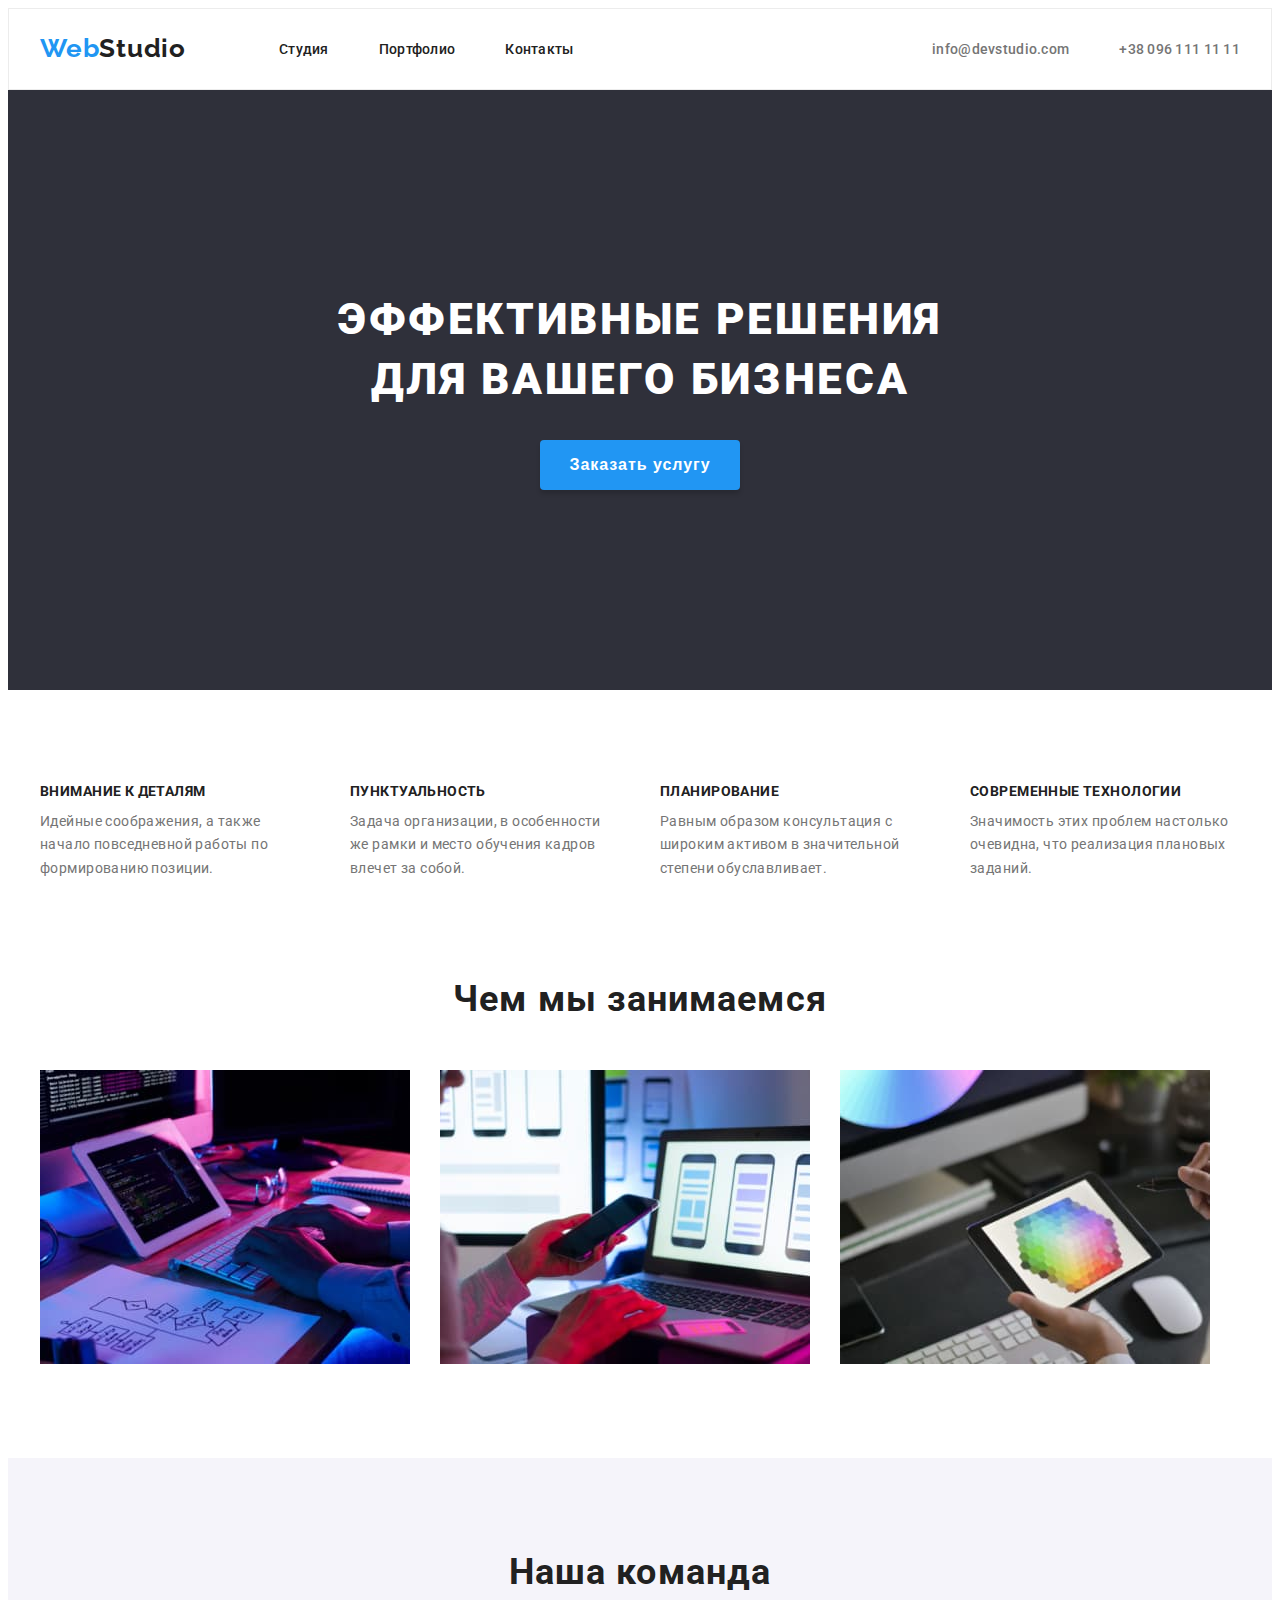
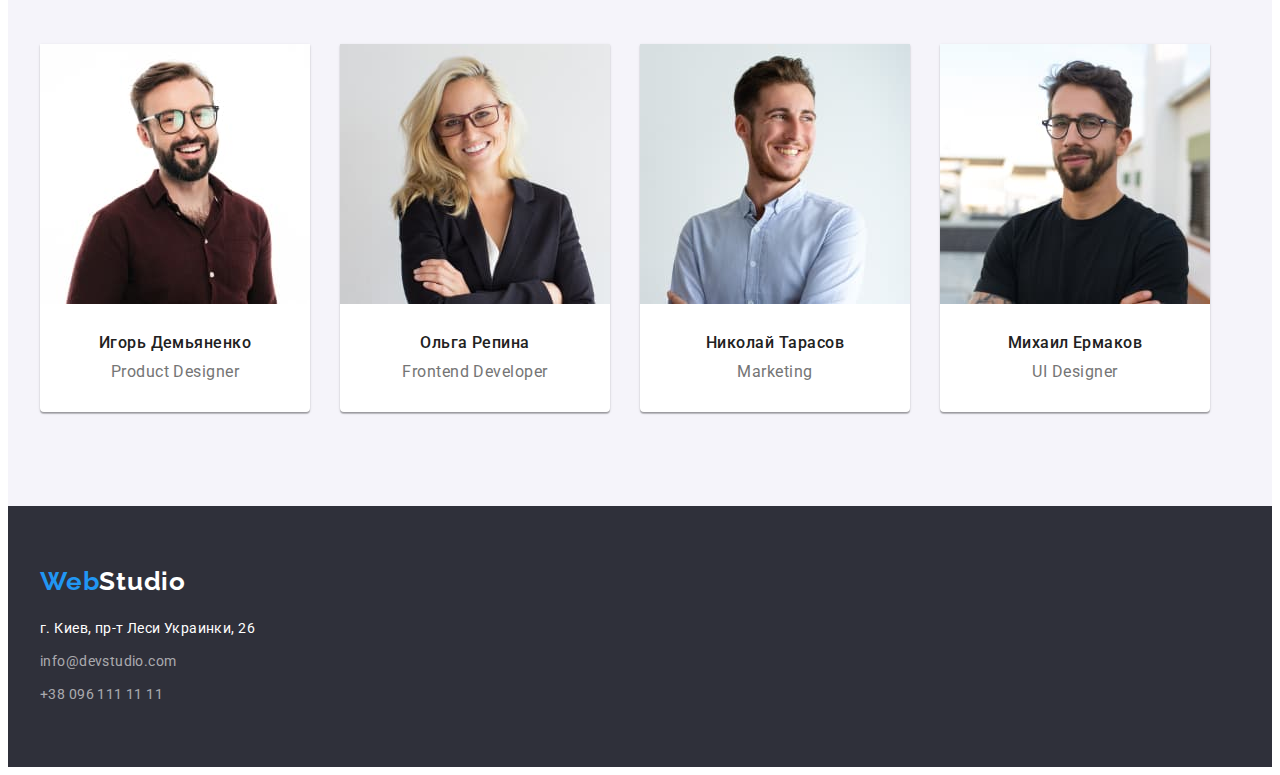
<file: index.html>
<!DOCTYPE html>
<html lang="ru">
  <head>
    <meta charset="UTF-8" />
    <meta http-equiv="X-UA-Compatible" content="IE=edge" />
    <meta name="viewport" content="width=device-width, initial-scale=1.0" />
    <title>Document</title>
    <link rel="preconnect" href="https://fonts.googleapis.com" />
    <link rel="preconnect" href="https://fonts.gstatic.com" crossorigin />
    <link
      href="https://fonts.googleapis.com/css2?family=Raleway:wght@700&family=Roboto:wght@400;500;700;900&display=swap"
      rel="stylesheet"
    />
    <link
      rel="stylesheet"
      href="https://cdnjs.cloudflare.com/ajax/libs/modern-normalize/1.1.0/modern-normalize.min.css"
      integrity="sha512-wpPYUAdjBVSE4KJnH1VR1HeZfpl1ub8YT/NKx4PuQ5NmX2tKuGu6U/JRp5y+Y8XG2tV+wKQpNHVUX03MfMFn9Q=="
      crossorigin="anonymous"
      referrerpolicy="no-referrer"
    />
    <link rel="stylesheet" href="./css/styles.css" />
  </head>
  <body>
    <header class="header">
      <div class="container header-container">
        <nav class="navigation">
          <a href="" class="logo"><span class="accent">Web</span>Studio</a>
          <ul class="header-list list">
            <li class="header-item">
              <a href="./index.html" class="header-link">Студия</a>
            </li>
            <li class="header-item">
              <a href="./portfolio.html" class="header-link">Портфолио</a>
            </li>
            <li class="header-item">
              <a href="" class="header-link">Контакты</a>
            </li>
          </ul>
        </nav>
        <ul class="header-list-connect list">
          <li class="header-item">
            <a href="mailto:info@devstudio.com" class="header-link-mail"
              >info@devstudio.com</a
            >
          </li>
          <li class="header-item">
            <a href="tel:+380961111111" class="header-link-tel"
              >+38 096 111 11 11</a
            >
          </li>
        </ul>
      </div>
    </header>
    <main>
      <section class="hero">
        <div class="container">
          <h1 class="title">
            Эффективные решения <br />
            для вашего бизнеса
          </h1>
          <div class="btn-content">
            <button type="button" class="btn" style="cursor: pointer">
              Заказать услугу
            </button>
          </div>
        </div>
      </section>
      <section class="info section">
        <div class="container">
          <ul class="info-list list">
            <li class="info-item">
              <h4 class="info-name">Внимание к деталям</h4>
              <div class="info-text-content">
                <p class="info-text">
                  Идейные соображения, а также начало повседневной работы по
                  формированию позиции.
                </p>
              </div>
            </li>

            <li class="info-item">
              <h4 class="info-name">Пунктуальность</h4>
              <div class="info-text-content">
                <p class="info-text">
                  Задача организации, в особенности же рамки и место обучения
                  кадров влечет за собой.
                </p>
              </div>
            </li>

            <li class="info-item">
              <h4 class="info-name">Планирование</h4>
              <div class="info-text-content">
                <p class="info-text">
                  Равным образом консультация с широким активом в значительной
                  степени обуславливает.
                </p>
              </div>
            </li>

            <li class="info-item">
              <h4 class="info-name">Современные технологии</h4>
              <div class="info-text-content">
                <p class="info-text">
                  Значимость этих проблем настолько очевидна, что реализация
                  плановых заданий.
                </p>
              </div>
            </li>
          </ul>
        </div>
      </section>
      <section class="action">
        <div class="container">
          <h2 class="action-title">Чем мы занимаемся</h2>
          <ul class="action-list list">
            <li class="action-item">
              <img
                src="./images/img.jpg"
                alt="печатает код"
                width="370"
                height="294"
                class="action-img"
              />
            </li>
            <li class="action-item">
              <img
                src="./images/img2.jpg"
                alt="дизайн мобильного приложения"
                width="370"
                height="294"
                class="action-img"
              />
            </li>
            <li class="action-item">
              <img
                src="./images/img3.jpg"
                alt="выбор цвета на планшете"
                width="370"
                height="294"
                class="action-img"
              />
            </li>
          </ul>
        </div>
      </section>
      <section class="team section">
        <div class="container">
          <h2 class="team-title">Наша команда</h2>
          <ul class="team-list list">
            <li class="team-item">
              <img
                src="./images/igor_demyanenko.jpg"
                alt="Игорь Демьяненко"
                width="270"
                class="team-img"
              />
              <div class="team-name-content">
                <h3 class="team-name">Игорь Демьяненко</h3>
                <p class="team-position">Product Designer</p>
              </div>
            </li>
            <li class="team-item">
              <img
                src="./images/olga_repina.jpg"
                alt="Ольга Репина"
                width="270"
                class="team-img"
              />
              <div class="team-name-content">
                <h3 class="team-name">Ольга Репина</h3>
                <p class="team-position">Frontend Developer</p>
              </div>
            </li>
            <li class="team-item">
              <img
                src="./images/nikolai_tarasov.jpg"
                alt="Николай Тарасов"
                width="270"
                class="team-img"
              />
              <div class="team-name-content">
                <h3 class="team-name">Николай Тарасов</h3>
                <p class="team-position">Marketing</p>
              </div>
            </li>
            <li class="team-item">
              <img
                src="./images/mihail_ermakov.jpg"
                alt="Михаил Ермаков"
                width="270"
                class="team-img"
              />
              <div class="team-name-content">
                <h3 class="team-name">Михаил Ермаков</h3>
                <p class="team-position">UI Designer</p>
              </div>
            </li>
          </ul>
        </div>
      </section>
    </main>
    <footer class="footer">
      <div class="container">
        <div class="footer-logo-content">
          <a href="" class="footer-logo"
            >Web<span class="footer-accent">Studio</span></a
          >
        </div>
        <address>
          <ul class="footer-list list">
            <li class="footer-item">
              <a
                href="https://goo.gl/maps/QjUmSCMM7ue8ymKq8"
                target="_blank"
                rel="noopener noreferrer nofollow"
                class="footer-link"
                >г. Киев, пр-т Леси Украинки, 26</a
              >
            </li>
            <li class="footer-item">
              <a href="mailto:info@devstudio.com" class="footer-link-mail"
                >info@devstudio.com</a
              >
            </li>
            <li class="footer-item">
              <a href="tel:+380961111111" class="footer-link-tel"
                >+38 096 111 11 11</a
              >
            </li>
          </ul>
        </address>
      </div>
    </footer>
  </body>
</html>
</file>
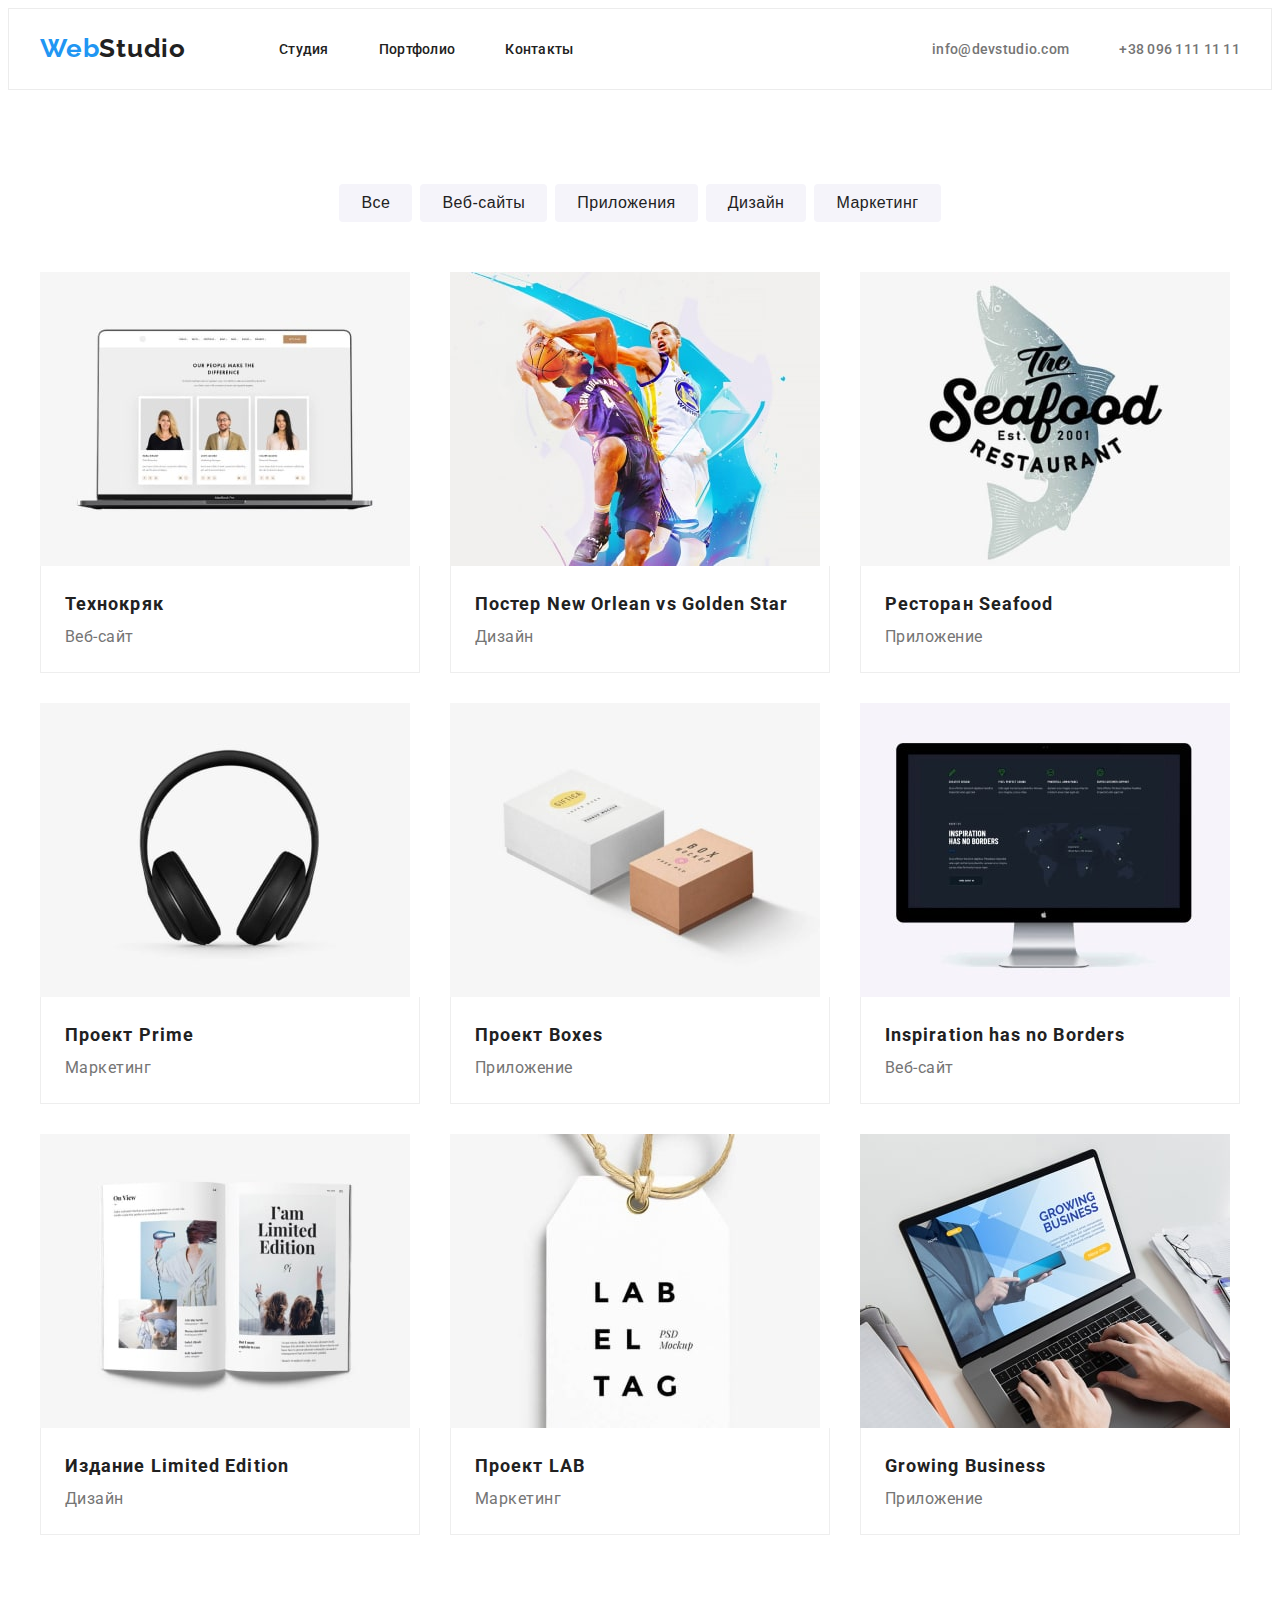
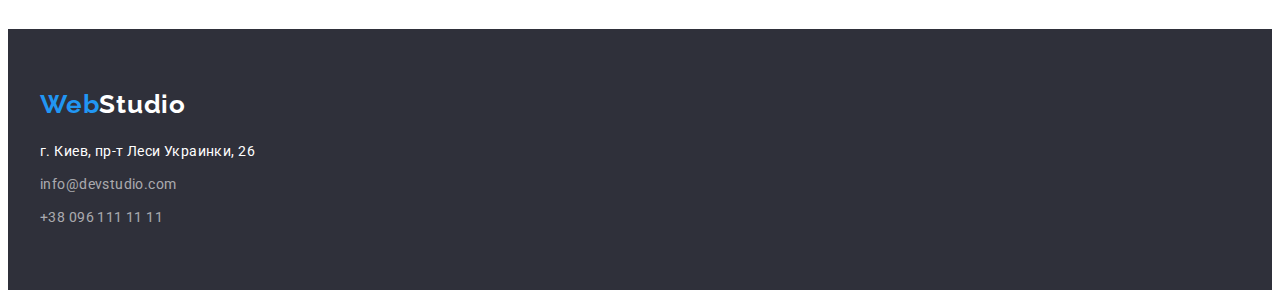
<file: portfolio.html>
<!DOCTYPE html>
<html lang="ru">
  <head>
    <meta charset="UTF-8" />
    <meta http-equiv="X-UA-Compatible" content="IE=edge" />
    <meta name="viewport" content="width=device-width, initial-scale=1.0" />
    <title>Document</title>
    <link rel="preconnect" href="https://fonts.googleapis.com" />
    <link rel="preconnect" href="https://fonts.gstatic.com" crossorigin />
    <link
      href="https://fonts.googleapis.com/css2?family=Raleway:wght@700&family=Roboto:wght@400;500;700;900&display=swap"
      rel="stylesheet"
    />
    <link
      rel="stylesheet"
      href="https://cdnjs.cloudflare.com/ajax/libs/modern-normalize/1.1.0/modern-normalize.min.css"
      integrity="sha512-wpPYUAdjBVSE4KJnH1VR1HeZfpl1ub8YT/NKx4PuQ5NmX2tKuGu6U/JRp5y+Y8XG2tV+wKQpNHVUX03MfMFn9Q=="
      crossorigin="anonymous"
      referrerpolicy="no-referrer"
    />
    <link rel="stylesheet" href="./css/styles.css" />
  </head>
  <body>
    <header class="header">
      <div class="container header-container">
        <nav class="navigation">
          <a href="" class="logo"><span class="accent">Web</span>Studio</a>
          <ul class="header-list list">
            <li class="header-item">
              <a href="./index.html" class="header-link">Студия</a>
            </li>
            <li class="header-item">
              <a href="./portfolio.html" class="header-link">Портфолио</a>
            </li>
            <li class="header-item">
              <a href="" class="header-link">Контакты</a>
            </li>
          </ul>
        </nav>
        <ul class="header-list-connect list">
          <li class="header-item">
            <a href="mailto:info@devstudio.com" class="header-link-mail"
              >info@devstudio.com</a
            >
          </li>
          <li class="header-item">
            <a href="tel:+380961111111" class="header-link-tel"
              >+38 096 111 11 11</a
            >
          </li>
        </ul>
      </div>
    </header>
    <main>
      <section class="prtf section">
        <div class="container">
          <ul class="prtf-list-btn list">
            <li class="prtf-item-btn">
              <button type="button" class="prtf-btn" style="cursor: pointer">
                Все
              </button>
            </li>
            <li class="prtf-item-btn">
              <button type="button" class="prtf-btn" style="cursor: pointer">
                Веб-сайты
              </button>
            </li>
            <li class="prtf-item-btn">
              <button type="button" class="prtf-btn" style="cursor: pointer">
                Приложения
              </button>
            </li>
            <li class="prtf-item-btn">
              <button type="button" class="prtf-btn" style="cursor: pointer">
                Дизайн
              </button>
            </li>
            <li class="prtf-item-btn">
              <button type="button" class="prtf-btn" style="cursor: pointer">
                Маркетинг
              </button>
            </li>
          </ul>

          <ul class="prtf-list list">
            <li class="prtf-item">
              <img
                src="./images/tehnokryak.jpg"
                alt="страница с сайтом"
                width="370"
                class="prtf-img"
              />
              <div class="prtf-title-content">
                <h4 class="prtf-title">Технокряк</h4>
                <p class="prtf-text">Веб-сайт</p>
              </div>
            </li>
            <li class="prtf-item">
              <img
                src="./images/basket.jpg"
                alt="баскетболисты"
                width="370"
                class="prtf-img"
              />
              <div class="prtf-title-content">
                <h4 class="prtf-title">Постер New Orlean vs Golden Star</h4>
                <p class="prtf-text">Дизайн</p>
              </div>
            </li>
            <li class="prtf-item">
              <img
                src="./images/seafood.jpg"
                alt="лого ресторана"
                width="370"
                class="prtf-img"
              />
              <div class="prtf-title-content">
                <h4 class="prtf-title">Ресторан Seafood</h4>
                <p class="prtf-text">Приложение</p>
              </div>
            </li>
            <li class="prtf-item">
              <img
                src="./images/naushniki.jpg"
                alt="наушники"
                width="370"
                class="prtf-img"
              />
              <div class="prtf-title-content">
                <h4 class="prtf-title">Проект Prime</h4>
                <p class="prtf-text">Маркетинг</p>
              </div>
            </li>
            <li class="prtf-item">
              <img
                src="./images/boxes.jpg"
                alt="две коробки"
                width="370"
                class="prtf-img"
              />
              <div class="prtf-title-content">
                <h4 class="prtf-title">Проект Boxes</h4>
                <p class="prtf-text">Приложение</p>
              </div>
            </li>
            <li class="prtf-item">
              <img
                src="./images/comp.jpg"
                alt="компьютер"
                width="370"
                class="prtf-img"
              />
              <div class="prtf-title-content">
                <h4 class="prtf-title">Inspiration has no Borders</h4>
                <p class="prtf-text">Веб-сайт</p>
              </div>
            </li>
            <li class="prtf-item">
              <img
                src="./images/magazine.jpg"
                alt="журнал"
                width="370"
                class="prtf-img"
              />
              <div class="prtf-title-content">
                <h4 class="prtf-title">Издание Limited Edition</h4>
                <p class="prtf-text">Дизайн</p>
              </div>
            </li>
            <li class="prtf-item">
              <img
                src="./images/lab.jpg"
                alt="лейбл"
                width="370"
                class="prtf-img"
              />
              <div class="prtf-title-content">
                <h4 class="prtf-title">Проект LAB</h4>
                <p class="prtf-text">Маркетинг</p>
              </div>
            </li>
            <li class="prtf-item">
              <img
                src="./images/tablet.jpg"
                alt="планшет"
                width="370"
                class="prtf-img"
              />
              <div class="prtf-title-content">
                <h4 class="prtf-title">Growing Business</h4>
                <p class="prtf-text">Приложение</p>
              </div>
            </li>
          </ul>
        </div>
      </section>
    </main>
    <footer class="footer">
      <div class="container">
        <div class="footer-logo-content">
          <a href="" class="footer-logo"
            >Web<span class="footer-accent">Studio</span></a
          >
        </div>
        <address>
          <ul class="footer-list list">
            <li class="footer-item">
              <a
                href="https://goo.gl/maps/QjUmSCMM7ue8ymKq8"
                target="_blank"
                rel="noopener noreferrer nofollow"
                class="footer-link"
                >г. Киев, пр-т Леси Украинки, 26</a
              >
            </li>
            <li class="footer-item">
              <a href="mailto:info@devstudio.com" class="footer-link-mail"
                >info@devstudio.com</a
              >
            </li>
            <li class="footer-item">
              <a href="tel:+380961111111" class="footer-link-tel"
                >+38 096 111 11 11</a
              >
            </li>
          </ul>
        </address>
      </div>
    </footer>
  </body>
</html>
</file>
<file: css/styles.css>
:root {
 --header-text-color: #757575;
 --background: #2f303a;
 --color-nav: #2196f3;
}
p,
h1,
h2,
h3,
h4,
h5,
h6 {
 margin: 0;
}
ul {
 margin: 0;
 padding: 0;
}
img {
 display: block;
 max-width: 100%;
 height: auto;
}
button {
 cursor: pointer;
}

body {
 font-family: "Raleway", sans-serif;
 font-family: "Roboto", sans-serif;
 color: #757575;
}
.list {
 list-style: none;
}
a {
 text-decoration: none;
}

.container {
 width: 1200px;
 padding-left: 15px;
 padding-right: 15px;
 margin: 0 auto;
}

.section {
 padding-top: 94px;
 padding-bottom: 94px;
}

.logo {
 font-family: Raleway;
 font-weight: bold;
 font-size: 26px;
 line-height: 1.19;
 letter-spacing: 0.03em;
 color: #212121;
 margin-right: 93px;
}
.accent {
 color: #2196f3;
}

.header {
 padding-top: 24px;
 padding-bottom: 25px;
 border: 1px solid #ececec;
}

.header-container {
 display: flex;
 align-items: center;
}

.navigation {
 display: flex;
 align-items: center;
}

.header-list {
 display: flex;
}

.header-list-connect {
 display: flex;
 margin-left: auto;
}

.header-item + .header-item {
 margin-left: 50px;
}

.header-link {
 font-weight: 500;
 font-size: 14px;
 line-height: 1.14;
 letter-spacing: 0.02em;
 color: #212121;
 padding: 32px 0;
}
.header-link:hover,
.header-link:focus {
 color: var(--color-nav);
}
.header-link-mail,
.header-link-tel {
 font-weight: 500;
 font-size: 14px;
 line-height: 1.14;
 letter-spacing: 0.02em;
 color: #757575;
 padding: 30px 0;
}
.header-link-mail:hover,
.header-link-tel:hover,
.header-link-mail:focus,
.header-link-tel:focus {
 color: var(--color-nav);
}
/* main */

.hero {
 background: var(--background);
 padding-top: 200px;
 padding-bottom: 200px;
}
.title {
 font-weight: 900;
 font-size: 44px;
 line-height: 1.36;
 text-align: center;
 letter-spacing: 0.06em;
 text-transform: uppercase;
 color: #ffffff;
 margin-bottom: 30px;
}
.btn {
 background: #2196f3;
 box-shadow: 0px 4px 4px rgba(0, 0, 0, 0.15);
 border-radius: 4px;
 border: none;
 font-weight: bold;
 font-size: 16px;
 line-height: 1.87;
 display: flex;
 justify-content: center;
 align-items: center;

 letter-spacing: 0.06em;
 color: #ffffff;
 min-width: 200px;
 height: 50px;
}

.btn-content {
 display: flex;
 justify-content: center;
}

.info-list {
 display: flex;
 justify-content: space-between;
}
.info-item + .info-item {
 margin-left: 30px;
}
.info-name {
 font-weight: bold;
 font-size: 14px;
 line-height: 1.14;
 letter-spacing: 0.03em;
 text-transform: uppercase;
 color: #212121;
 margin-bottom: 10px;
}

.info-text {
 width: 270px;
 height: 75px;
}

.info-text {
 font-size: 14px;
 line-height: 1.71;
 letter-spacing: 0.03em;
 color: var(--header-text-color);
}

.action {
 padding-bottom: 94px;
}

.action-list {
 display: flex;
}

.action-item + .action-item {
 margin-left: 30px;
}

.action-title {
 font-weight: bold;
 font-size: 36px;
 line-height: 1.16;
 text-align: center;
 letter-spacing: 0.03em;
 color: #212121;
 margin-bottom: 50px;
}
/*----------------Наша команда------------------*/
.team {
 background: #f5f4fa;
}
.team-title {
 font-weight: bold;
 font-size: 36px;
 line-height: 1.16;
 text-align: center;
 letter-spacing: 0.03em;
 color: #212121;
 margin-bottom: 50px;
}

.team-list {
 display: flex;
}

.team-item {
 background: #ffffff;
 box-shadow: 0px 1px 3px rgba(0, 0, 0, 0.12), 0px 1px 1px rgba(0, 0, 0, 0.14), 0px 2px 1px rgba(0, 0, 0, 0.2);
 border-radius: 0px 0px 4px 4px;
}

.team-item + .team-item {
 margin-left: 30px;
}

.team-name-content {
 padding-top: 30px;
 padding-bottom: 30px;
}
.team-name {
 font-weight: 500;
 font-size: 16px;
 line-height: 1.18;
 text-align: center;
 letter-spacing: 0.03em;
 color: #212121;
 margin-bottom: 10px;
}
.team-position {
 font-size: 16px;
 line-height: 1.18;
 text-align: center;
 letter-spacing: 0.03em;
 color: var(--header-text-color);
}
/*-------------FOOTER---------------*/
.footer {
 background: var(--background);
 padding-top: 60px;
 padding-bottom: 60px;
}

.footer-logo-content {
 margin-bottom: 20px;
}
.footer-logo {
 font-family: Raleway;
 font-weight: bold;
 font-size: 26px;
 line-height: 1.19;
 letter-spacing: 0.03em;
 color: #2196f3;
}

.footer-accent {
 color: #ffffff;
}

.footer-item:nth-child(-n + 2) {
 margin-bottom: 9px;
}

.footer-link {
 font-style: normal;
 font-weight: normal;
 font-size: 14px;
 line-height: 1.71;
 letter-spacing: 0.03em;
 color: #ffffff;
}
.footer-link-mail,
.footer-link-tel {
 font-style: normal;
 font-weight: normal;
 font-size: 14px;
 line-height: 1.71;
 letter-spacing: 0.03em;
 color: rgba(255, 255, 255, 0.6);
 margin-top: 9px;
}
.footer-link-mail:hover,
.footer-link-tel:hover,
.footer-link:hover,
.footer-link-mail:focus,
.footer-link-tel:focus,
.footer-link:focus {
 color: var(--color-nav);
}
/*------------------------- Портфолио------------------------------- */
.prtf-list-btn {
 display: flex;
 justify-content: center;
 margin-bottom: 50px;
}

.prtf-item-btn + .prtf-item-btn {
 margin-left: 8px;
}

.prtf-btn {
 background: #f5f4fa;
 border-radius: 4px;
 border: none;
 font-weight: 500;
 font-size: 16px;
 line-height: 1.62;
 text-align: center;
 letter-spacing: 0.03em;
 color: #212121;
 padding: 6px 22px;
}

.prtf-btn:hover,
.prtf-btn:focus {
 background: #2196f3;
 color: #ffffff;
 border: none;
}

.prtf-list {
 display: flex;
 flex-wrap: wrap;
 margin-left: -30px;
}

.prtf-item {
 width: calc(100% / 3 - 30px);
 margin-left: 30px;
 background: #ffffff;
}

.prtf-item:nth-child(-n + 6) {
 margin-bottom: 30px;
}

.prtf-title-content {
 padding: 20px 24px;
 background: #ffffff;
 border-right: 1px solid #eeeeee;
 border-bottom: 1px solid #eeeeee;
 border-left: 1px solid #eeeeee;
}

.prtf-title {
 font-weight: bold;
 font-size: 18px;
 line-height: 2;
 letter-spacing: 0.06em;
 color: #212121;
}
.prtf-text {
 font-size: 16px;
 line-height: 30px;
 letter-spacing: 0.03em;
 color: #757575;
}
</file>
